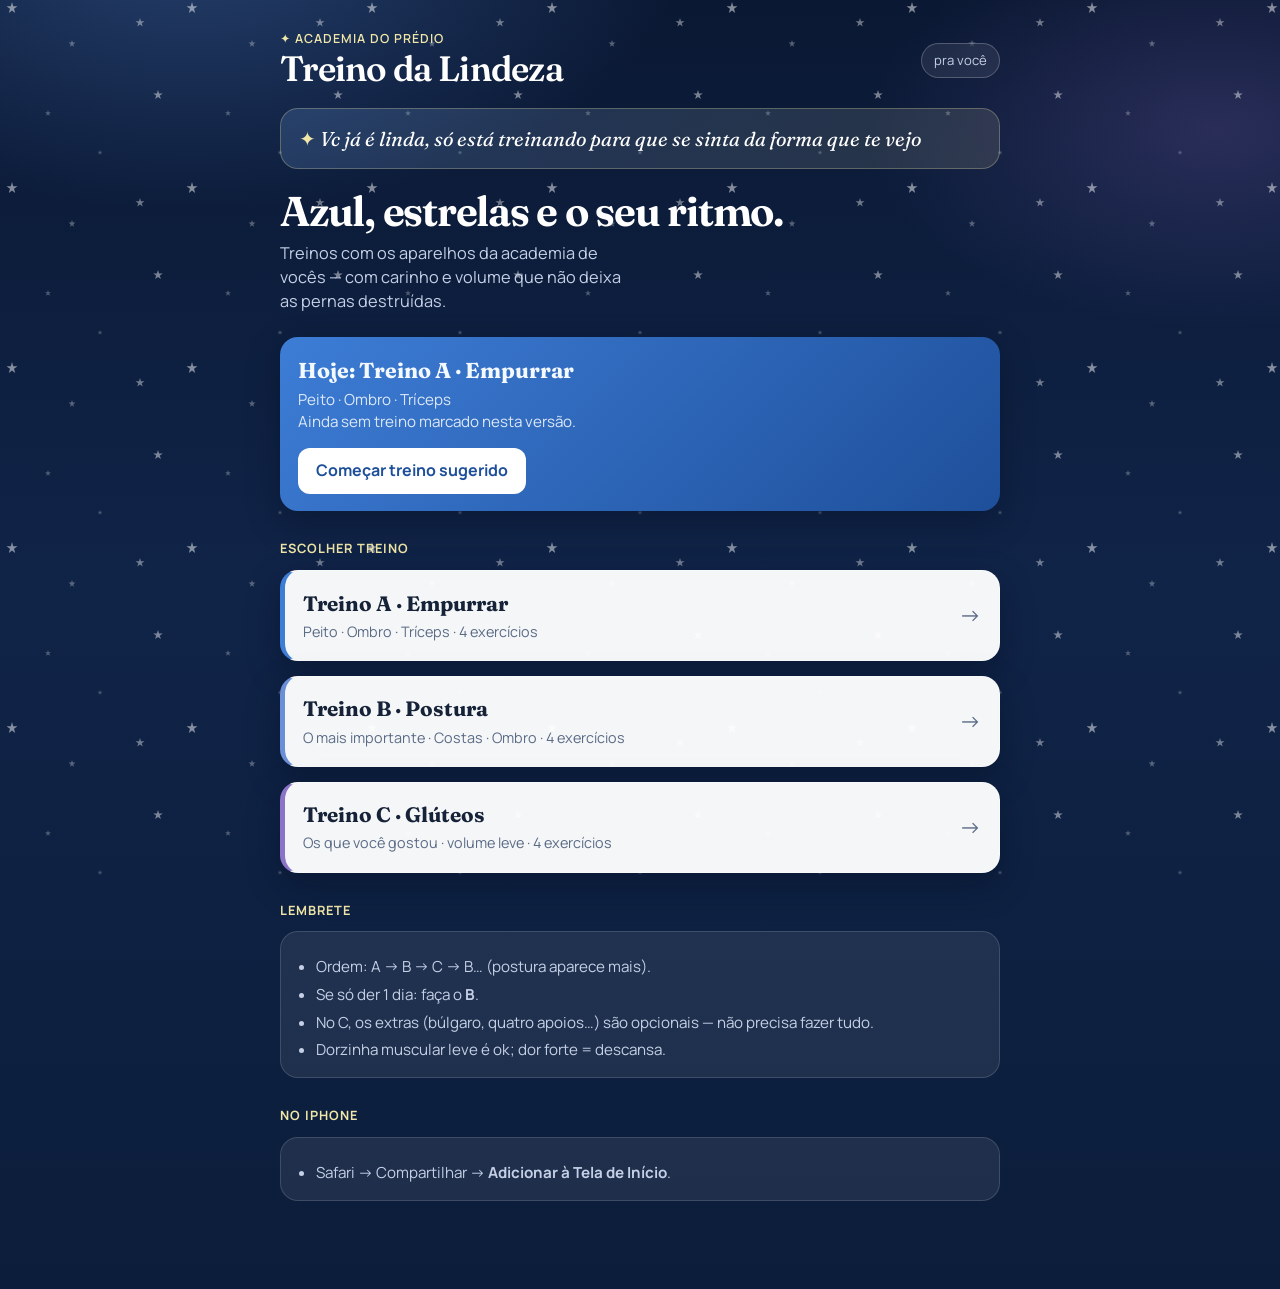
<file: index.html>
<!DOCTYPE html>
<html lang="pt-BR">
<head>
  <meta charset="UTF-8">
  <meta name="viewport" content="width=device-width, initial-scale=1.0, viewport-fit=cover">
  <meta name="theme-color" content="#0b1d3a">
  <meta name="apple-mobile-web-app-capable" content="yes">
  <meta name="apple-mobile-web-app-title" content="Treino">
  <meta name="apple-mobile-web-app-status-bar-style" content="black-translucent">
  <title>Treino da Lindeza</title>
  <link rel="manifest" href="manifest.webmanifest">
  <link rel="apple-touch-icon" href="assets/icons/apple-touch-icon.png">
  <link rel="icon" type="image/png" sizes="192x192" href="assets/icons/icon-192.png">
  <link rel="preconnect" href="https://fonts.googleapis.com">
  <link rel="preconnect" href="https://fonts.gstatic.com" crossorigin>
  <link href="https://fonts.googleapis.com/css2?family=Fraunces:ital,opsz,wght@0,9..144,500;0,9..144,650;1,9..144,500&family=Manrope:wght@500;600;700&display=swap" rel="stylesheet">
  <link rel="stylesheet" href="assets/css/styles.css">
</head>
<body data-page="home">
  <main class="wrap">
    <header class="topbar">
      <div class="brand">
        <span>✦ Academia do prédio</span>
        Treino da Lindeza
      </div>
      <div class="chip">pra você</div>
    </header>

    <p class="love-note" id="love-note">…</p>

    <section class="hero">
      <h1>Azul, estrelas e o seu ritmo.</h1>
      <p>Treinos com os aparelhos da academia de vocês — com carinho e volume que não deixa as pernas destruídas.</p>
    </section>

    <section class="suggest" id="suggest-box" aria-live="polite">
      <strong>Carregando sugestão…</strong>
    </section>

    <p class="section-title">Escolher treino</p>
    <div class="grid">
      <a class="day-card push" href="treino.html?dia=a">
        <div>
          <h2>Treino A · Empurrar</h2>
          <p class="meta">Peito · Ombro · Tríceps · <span data-last="a">4 exercícios</span></p>
        </div>
        <span class="arrow" aria-hidden="true">→</span>
      </a>
      <a class="day-card pull" href="treino.html?dia=b">
        <div>
          <h2>Treino B · Postura</h2>
          <p class="meta">O mais importante · Costas · Ombro · <span data-last="b">4 exercícios</span></p>
        </div>
        <span class="arrow" aria-hidden="true">→</span>
      </a>
      <a class="day-card legs" href="treino.html?dia=c">
        <div>
          <h2>Treino C · Glúteos</h2>
          <p class="meta">Os que você gostou · volume leve · <span data-last="c">4 exercícios</span></p>
        </div>
        <span class="arrow" aria-hidden="true">→</span>
      </a>
    </div>

    <p class="section-title">Lembrete</p>
    <div class="notes">
      <ul>
        <li>Ordem: A → B → C → B… (postura aparece mais).</li>
        <li>Se só der 1 dia: faça o <strong>B</strong>.</li>
        <li>No C, os extras (búlgaro, quatro apoios…) são opcionais — não precisa fazer tudo.</li>
        <li>Dorzinha muscular leve é ok; dor forte = descansa.</li>
      </ul>
    </div>

    <p class="section-title">No iPhone</p>
    <div class="notes">
      <ul>
        <li>Safari → Compartilhar → <strong>Adicionar à Tela de Início</strong>.</li>
      </ul>
    </div>
  </main>

  <script src="assets/js/workouts.js"></script>
  <script src="assets/js/app.js"></script>
  <script>
    if ("serviceWorker" in navigator) {
      navigator.serviceWorker.register("./sw.js").catch(function () {});
    }
  </script>
</body>
</html>
</file>
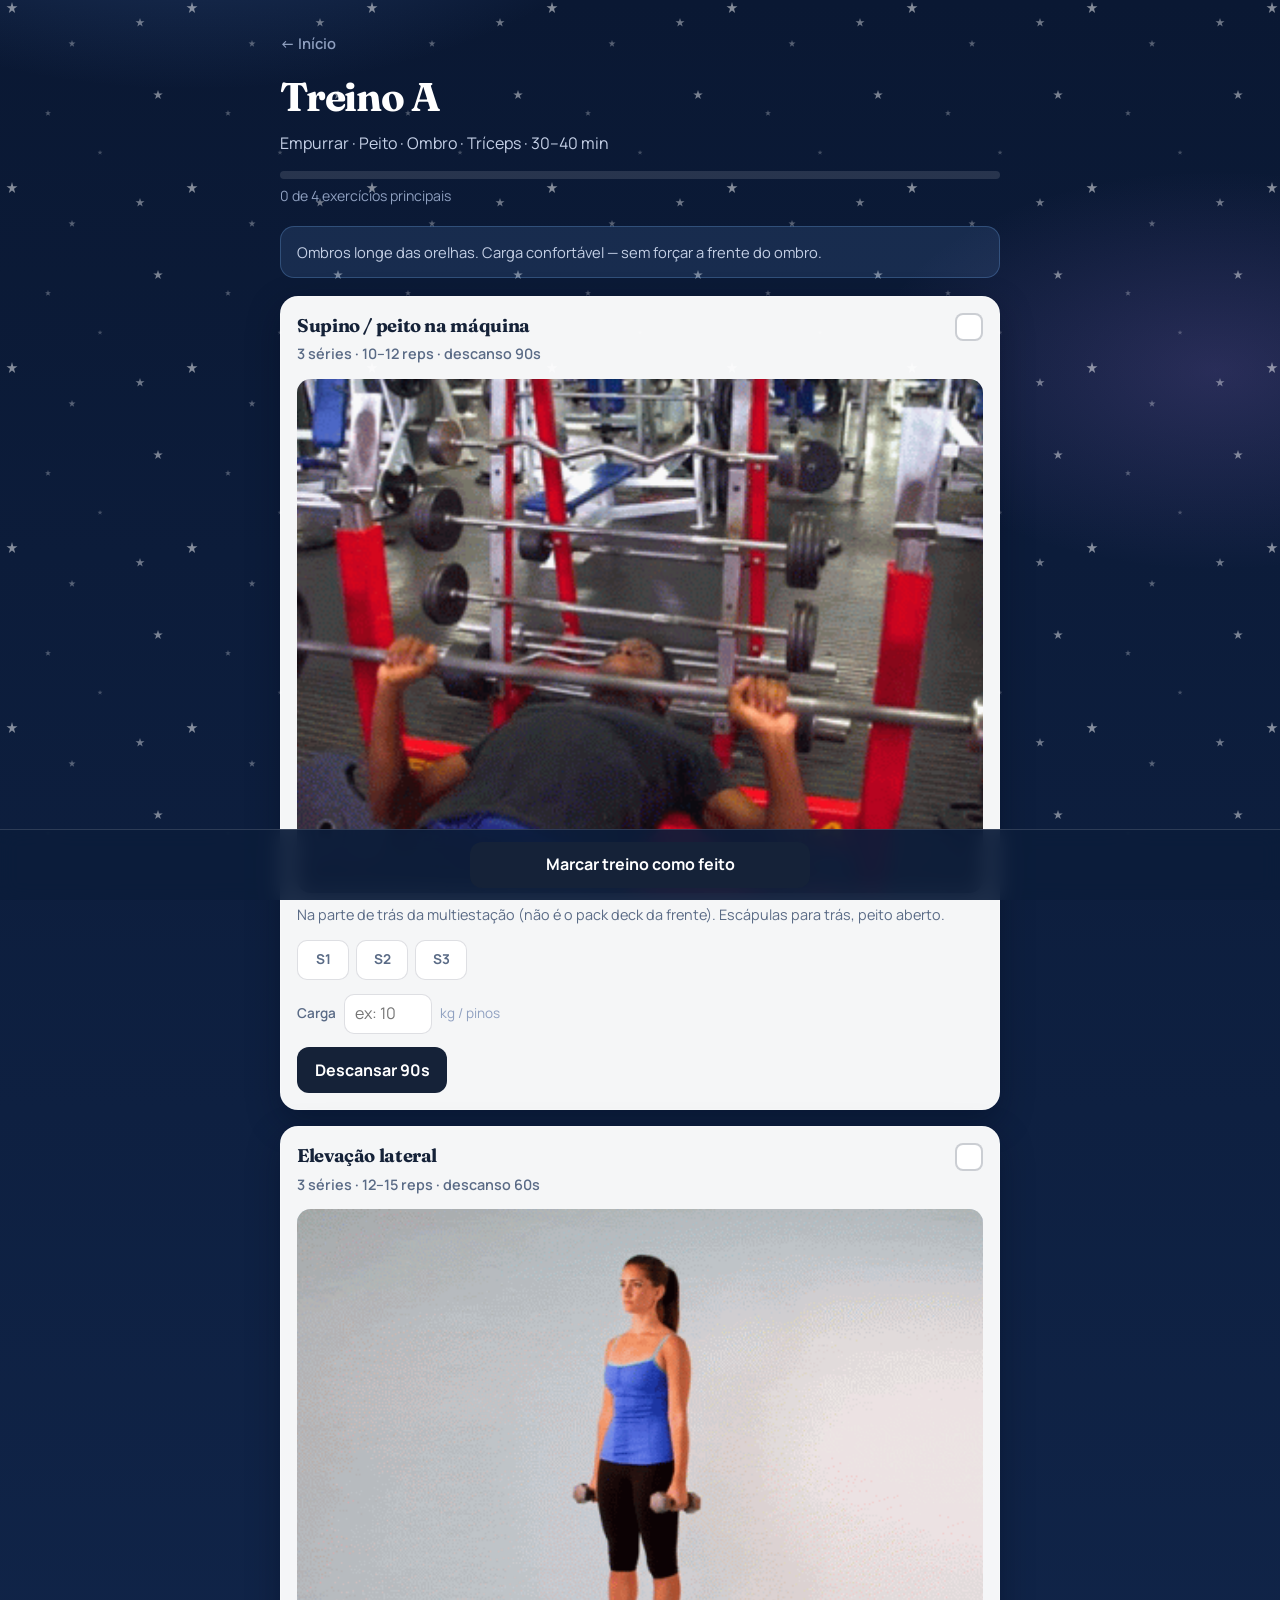
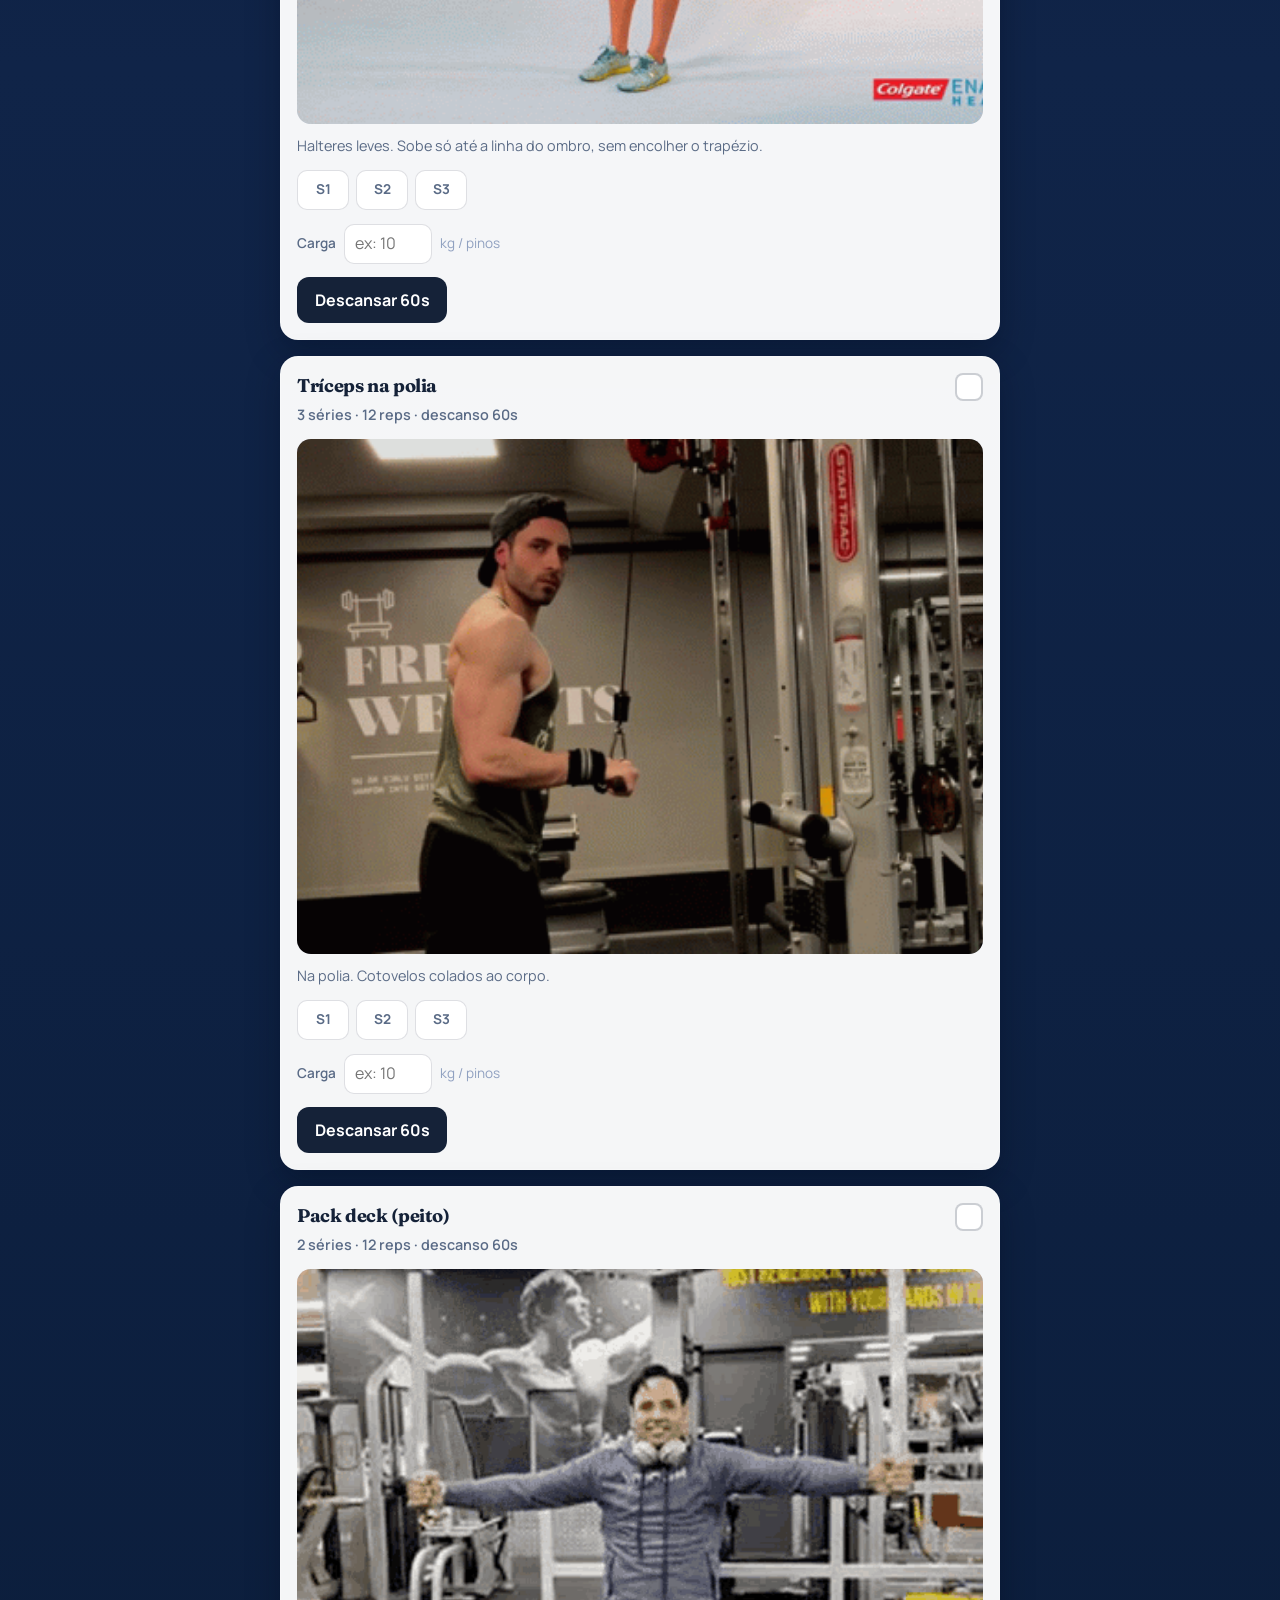
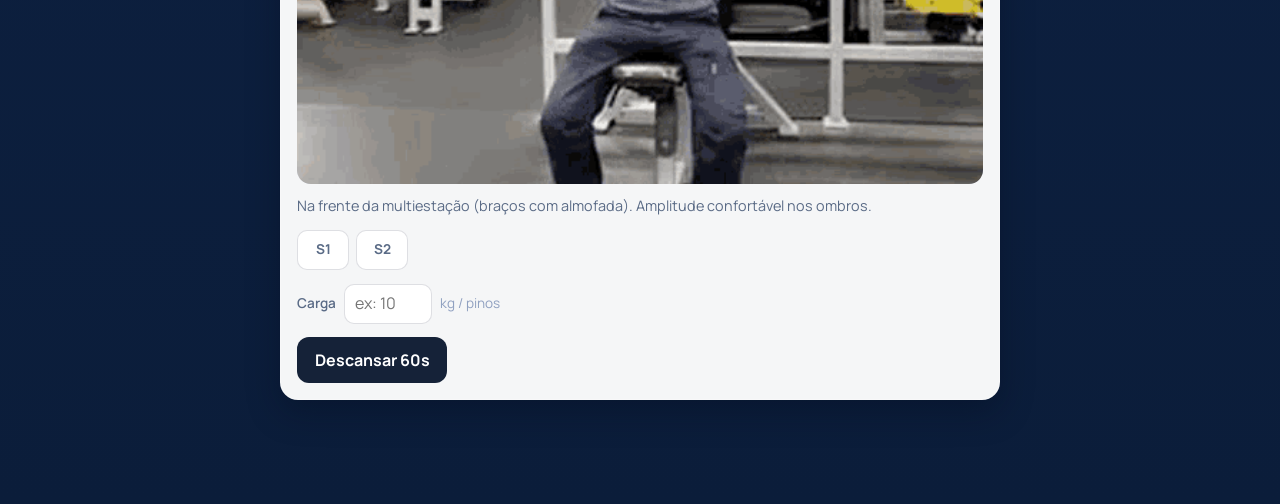
<file: treino.html>
<!DOCTYPE html>
<html lang="pt-BR">
<head>
  <meta charset="UTF-8">
  <meta name="viewport" content="width=device-width, initial-scale=1.0, viewport-fit=cover">
  <meta name="theme-color" content="#0b1d3a">
  <meta name="apple-mobile-web-app-capable" content="yes">
  <meta name="apple-mobile-web-app-title" content="Treino">
  <meta name="apple-mobile-web-app-status-bar-style" content="black-translucent">
  <title>Treino · Treino da Lindeza</title>
  <link rel="manifest" href="manifest.webmanifest">
  <link rel="apple-touch-icon" href="assets/icons/apple-touch-icon.png">
  <link rel="icon" type="image/png" sizes="192x192" href="assets/icons/icon-192.png">
  <link rel="preconnect" href="https://fonts.googleapis.com">
  <link rel="preconnect" href="https://fonts.gstatic.com" crossorigin>
  <link href="https://fonts.googleapis.com/css2?family=Fraunces:ital,opsz,wght@0,9..144,500;0,9..144,650;1,9..144,500&family=Manrope:wght@500;600;700&display=swap" rel="stylesheet">
  <link rel="stylesheet" href="assets/css/styles.css">
</head>
<body data-page="workout">
  <main class="wrap" id="workout-root">
    <p>Carregando treino…</p>
  </main>

  <div class="sticky-bar" id="sticky-bar"></div>

  <div class="timer-overlay" id="timer-overlay" hidden>
    <div class="timer-card" role="dialog" aria-labelledby="timer-title">
      <h3 id="timer-title">Descanso</h3>
      <div class="timer-digits" id="timer-digits">1:30</div>
      <div class="timer-actions">
        <button type="button" class="btn btn-dark" id="timer-skip">Pular</button>
        <button type="button" class="btn btn-ghost" id="timer-close" style="border-color:var(--line);color:var(--ink-soft)">Fechar</button>
      </div>
    </div>
  </div>

  <script src="assets/js/workouts.js"></script>
  <script src="assets/js/app.js"></script>
  <script>
    if ("serviceWorker" in navigator) {
      navigator.serviceWorker.register("./sw.js").catch(function () {});
    }
  </script>
</body>
</html>
</file>
<file: assets/css/styles.css>
:root {
  --ink: #e8eef8;
  --ink-soft: #c5d0e6;
  --muted: #8fa0c0;
  --paper: #0b1d3a;
  --card: rgba(255, 255, 255, 0.96);
  --card-ink: #152238;
  --card-muted: #5a6b86;
  --line: rgba(255, 255, 255, 0.14);
  --brand: #7eb6ff;
  --brand-deep: #3d7dd6;
  --accent: #f0e6a8;
  --ok: #3d9b6e;
  --push: #7eb6ff;
  --pull: #a8c8ff;
  --legs: #c9b6ff;
  --shadow: 0 12px 32px rgba(4, 12, 28, 0.35);
  --radius: 18px;
  --font-display: "Fraunces", Georgia, serif;
  --font-body: "Manrope", system-ui, sans-serif;
}

*,
*::before,
*::after {
  box-sizing: border-box;
}

html {
  scroll-behavior: smooth;
}

body {
  margin: 0;
  min-height: 100vh;
  font-family: var(--font-body);
  color: var(--ink);
  background:
    radial-gradient(900px 500px at 15% -5%, rgba(90, 140, 220, 0.35), transparent 55%),
    radial-gradient(700px 400px at 95% 10%, rgba(160, 120, 220, 0.2), transparent 50%),
    linear-gradient(180deg, #0a1833 0%, #102448 45%, #0b1d3a 100%);
  line-height: 1.45;
}

body::before {
  content: "";
  position: fixed;
  inset: 0;
  pointer-events: none;
  z-index: -1;
  opacity: 0.9;
  background-image: url("data:image/svg+xml,%3Csvg xmlns='http://www.w3.org/2000/svg' width='180' height='180' viewBox='0 0 180 180'%3E%3Cpolygon fill='%23ffffff' fill-opacity='0.55' points='12,2 13.2,6.2 17.5,6.2 14,8.8 15.2,13 12,10.4 8.8,13 10,8.8 6.5,6.2 10.8,6.2'/%3E%3Cpolygon fill='%23ffffff' fill-opacity='0.35' points='72,40 72.8,42.6 75.5,42.6 73.3,44.2 74.1,46.8 72,45.2 69.9,46.8 70.7,44.2 68.5,42.6 71.2,42.6'/%3E%3Cpolygon fill='%23ffffff' fill-opacity='0.45' points='140,18 141,21.2 144.5,21.2 141.7,23.2 142.7,26.4 140,24.4 137.3,26.4 138.3,23.2 135.5,21.2 139,21.2'/%3E%3Cpolygon fill='%23ffffff' fill-opacity='0.3' points='48,110 48.7,112.2 51,112.2 49.2,113.6 49.9,115.8 48,114.4 46.1,115.8 46.8,113.6 45,112.2 47.3,112.2'/%3E%3Cpolygon fill='%23ffffff' fill-opacity='0.5' points='158,90 159.1,93.5 162.8,93.5 159.8,95.6 160.9,99.1 158,97 155.1,99.1 156.2,95.6 153.2,93.5 156.9,93.5'/%3E%3Cpolygon fill='%23ffffff' fill-opacity='0.25' points='100,150 100.6,151.8 102.5,151.8 101,153 101.6,154.8 100,153.6 98.4,154.8 99,153 97.5,151.8 99.4,151.8'/%3E%3C/svg%3E");
}

img {
  max-width: 100%;
  display: block;
}

a {
  color: inherit;
  text-decoration: none;
}

button,
input {
  font: inherit;
}

.wrap {
  width: min(720px, calc(100% - 1.5rem));
  margin: 0 auto;
  padding: 1.25rem 0 5.5rem;
}

.topbar {
  display: flex;
  align-items: center;
  justify-content: space-between;
  gap: 1rem;
  margin-bottom: 1.25rem;
}

.brand {
  font-family: var(--font-display);
  font-weight: 600;
  font-size: clamp(1.7rem, 5vw, 2.2rem);
  letter-spacing: -0.02em;
  line-height: 1.1;
  color: #fff;
}

.brand span {
  display: block;
  font-family: var(--font-body);
  font-size: 0.78rem;
  font-weight: 600;
  letter-spacing: 0.08em;
  text-transform: uppercase;
  color: var(--accent);
  margin-bottom: 0.25rem;
}

.chip {
  display: inline-flex;
  align-items: center;
  gap: 0.4rem;
  padding: 0.45rem 0.75rem;
  border: 1px solid rgba(255, 255, 255, 0.22);
  background: rgba(255, 255, 255, 0.08);
  backdrop-filter: blur(8px);
  border-radius: 999px;
  font-size: 0.82rem;
  color: var(--ink-soft);
  white-space: nowrap;
}

.love-note {
  margin: 0 0 1.25rem;
  padding: 1rem 1.15rem;
  border-radius: var(--radius);
  background: linear-gradient(135deg, rgba(126, 182, 255, 0.18), rgba(240, 230, 168, 0.12));
  border: 1px solid rgba(240, 230, 168, 0.28);
  font-family: var(--font-display);
  font-size: clamp(1.05rem, 3.5vw, 1.25rem);
  font-style: italic;
  color: #fff;
  line-height: 1.35;
  animation: rise 0.5s ease both;
}

.love-note::before {
  content: "✦ ";
  color: var(--accent);
  font-style: normal;
}

.hero {
  margin-bottom: 1.5rem;
  animation: rise 0.55s ease both;
}

.hero h1 {
  margin: 0 0 0.5rem;
  font-family: var(--font-display);
  font-size: clamp(1.85rem, 6.5vw, 2.6rem);
  font-weight: 650;
  letter-spacing: -0.03em;
  line-height: 1.08;
  color: #fff;
}

.hero p {
  margin: 0;
  color: var(--ink-soft);
  font-size: 1.02rem;
  max-width: 36ch;
}

.suggest {
  margin-top: 1.1rem;
  padding: 1.1rem 1.15rem;
  border-radius: var(--radius);
  background: linear-gradient(135deg, #3d7dd6 0%, #1e4f9a 100%);
  color: #f4f8ff;
  box-shadow: var(--shadow);
  animation: rise 0.65s ease both;
}

.suggest strong {
  display: block;
  font-family: var(--font-display);
  font-size: 1.35rem;
  margin-bottom: 0.2rem;
}

.suggest p {
  margin: 0 0 0.9rem;
  color: rgba(244, 248, 255, 0.88);
  font-size: 0.95rem;
}

.btn {
  display: inline-flex;
  align-items: center;
  justify-content: center;
  gap: 0.45rem;
  min-height: 46px;
  padding: 0.7rem 1.1rem;
  border: 0;
  border-radius: 12px;
  background: #fff;
  color: #1e4f9a;
  font-weight: 700;
  cursor: pointer;
  transition: transform 0.15s ease, opacity 0.15s ease;
}

.btn:active {
  transform: scale(0.98);
}

.btn-ghost {
  background: transparent;
  color: inherit;
  border: 1px solid currentColor;
}

.btn-dark {
  background: #152238;
  color: #fff;
}

.btn-accent {
  background: var(--accent);
  color: #1a2740;
}

.grid {
  display: grid;
  gap: 0.9rem;
}

.day-card {
  display: grid;
  grid-template-columns: 1fr auto;
  gap: 0.75rem;
  align-items: center;
  padding: 1.1rem 1.15rem;
  border-radius: var(--radius);
  background: var(--card);
  color: var(--card-ink);
  border: 1px solid rgba(255, 255, 255, 0.35);
  box-shadow: var(--shadow);
  transition: transform 0.18s ease;
  animation: rise 0.55s ease both;
}

.day-card:nth-child(2) { animation-delay: 0.05s; }
.day-card:nth-child(3) { animation-delay: 0.1s; }
.day-card:nth-child(4) { animation-delay: 0.15s; }

.day-card:active {
  transform: scale(0.99);
}

.day-card.push { border-left: 5px solid #3d7dd6; }
.day-card.pull { border-left: 5px solid #6a8fd6; }
.day-card.legs { border-left: 5px solid #8b74c7; }

.day-card h2 {
  margin: 0;
  font-family: var(--font-display);
  font-size: 1.3rem;
  color: var(--card-ink);
}

.day-card .meta {
  margin: 0.2rem 0 0;
  color: var(--card-muted);
  font-size: 0.9rem;
}

.day-card .arrow {
  font-size: 1.4rem;
  color: var(--card-muted);
}

.section-title {
  margin: 1.75rem 0 0.75rem;
  font-size: 0.8rem;
  letter-spacing: 0.08em;
  text-transform: uppercase;
  color: var(--accent);
  font-weight: 700;
}

.notes {
  padding: 1rem 1.1rem;
  border-radius: var(--radius);
  background: rgba(255, 255, 255, 0.08);
  border: 1px solid var(--line);
  color: var(--ink-soft);
  font-size: 0.95rem;
}

.notes ul {
  margin: 0.5rem 0 0;
  padding-left: 1.1rem;
}

.notes li + li {
  margin-top: 0.35rem;
}

.footer-note {
  margin-top: 1.5rem;
  font-size: 0.85rem;
  color: var(--muted);
}

.footer-note code {
  color: var(--accent);
}

/* Workout page */
.workout-head {
  margin-bottom: 1.25rem;
  animation: rise 0.45s ease both;
}

.back-link {
  display: inline-flex;
  align-items: center;
  gap: 0.35rem;
  margin-bottom: 0.85rem;
  color: var(--muted);
  font-weight: 600;
  font-size: 0.92rem;
}

.workout-head h1 {
  margin: 0;
  font-family: var(--font-display);
  font-size: clamp(1.9rem, 6vw, 2.5rem);
  letter-spacing: -0.03em;
  color: #fff;
}

.workout-head .focus {
  margin: 0.35rem 0 0;
  color: var(--ink-soft);
}

.progress-bar {
  margin-top: 1rem;
  height: 8px;
  border-radius: 999px;
  background: rgba(255, 255, 255, 0.12);
  overflow: hidden;
}

.progress-bar > span {
  display: block;
  height: 100%;
  width: 0%;
  border-radius: inherit;
  background: linear-gradient(90deg, #7eb6ff, #f0e6a8);
  transition: width 0.3s ease;
}

.progress-label {
  margin-top: 0.45rem;
  font-size: 0.88rem;
  color: var(--muted);
}

.tip-banner {
  margin: 0 0 1.1rem;
  padding: 0.9rem 1rem;
  border-radius: 14px;
  background: rgba(126, 182, 255, 0.12);
  border: 1px solid rgba(126, 182, 255, 0.25);
  color: var(--ink-soft);
  font-size: 0.92rem;
}

.exercise {
  margin-bottom: 1rem;
  padding: 1rem;
  border-radius: var(--radius);
  background: var(--card);
  color: var(--card-ink);
  border: 1px solid rgba(255, 255, 255, 0.3);
  box-shadow: var(--shadow);
  animation: rise 0.5s ease both;
  transition: border-color 0.2s ease, background 0.2s ease;
}

.exercise.done {
  border-color: rgba(61, 155, 110, 0.55);
  background: #f2faf6;
}

.exercise-top {
  display: flex;
  align-items: flex-start;
  justify-content: space-between;
  gap: 0.75rem;
}

.exercise h2 {
  margin: 0;
  font-size: 1.15rem;
  font-family: var(--font-display);
  letter-spacing: -0.02em;
  color: var(--card-ink);
}

.exercise .stats {
  margin: 0.3rem 0 0;
  color: var(--card-muted);
  font-size: 0.9rem;
  font-weight: 600;
}

.check {
  width: 28px;
  height: 28px;
  border-radius: 8px;
  border: 2px solid rgba(21, 34, 56, 0.22);
  background: #fff;
  color: transparent;
  display: grid;
  place-items: center;
  cursor: pointer;
  flex-shrink: 0;
  transition: background 0.15s ease, border-color 0.15s ease, transform 0.15s ease;
}

.check[aria-checked="true"] {
  background: var(--ok);
  border-color: var(--ok);
  color: #fff;
  transform: scale(1.05);
}

.exercise-media {
  margin-top: 0.85rem;
  border-radius: 14px;
  overflow: hidden;
  background: #d7e0ef;
  aspect-ratio: 4 / 3;
}

.exercise-media img {
  width: 100%;
  height: 100%;
  object-fit: cover;
}

.exercise .tip {
  margin: 0.75rem 0 0;
  font-size: 0.9rem;
  color: var(--card-muted);
}

.sets {
  display: flex;
  flex-wrap: wrap;
  gap: 0.45rem;
  margin-top: 0.85rem;
}

.set-btn {
  min-width: 52px;
  min-height: 40px;
  padding: 0.4rem 0.65rem;
  border-radius: 10px;
  border: 1px solid rgba(21, 34, 56, 0.14);
  background: #fff;
  color: var(--card-muted);
  font-weight: 700;
  font-size: 0.85rem;
  cursor: pointer;
  transition: background 0.15s ease, color 0.15s ease, border-color 0.15s ease;
}

.set-btn.done {
  background: var(--ok);
  border-color: var(--ok);
  color: #fff;
}

.load-row {
  display: flex;
  align-items: center;
  gap: 0.5rem;
  margin-top: 0.85rem;
}

.load-row label {
  font-size: 0.85rem;
  color: var(--card-muted);
  font-weight: 600;
}

.load-row input {
  width: 5.5rem;
  min-height: 40px;
  border-radius: 10px;
  border: 1px solid rgba(21, 34, 56, 0.14);
  padding: 0.4rem 0.65rem;
  background: #fff;
  color: var(--card-ink);
}

.rest-row {
  display: flex;
  gap: 0.5rem;
  margin-top: 0.85rem;
}

.extras-toggle {
  width: 100%;
  margin: 1.25rem 0 0.75rem;
  min-height: 44px;
  border-radius: 12px;
  border: 1px dashed rgba(255, 255, 255, 0.28);
  background: transparent;
  color: var(--muted);
  font-weight: 700;
  cursor: pointer;
}

.extras[hidden] {
  display: none;
}

.sticky-bar {
  position: fixed;
  left: 0;
  right: 0;
  bottom: 0;
  padding: 0.75rem 0.75rem calc(0.75rem + env(safe-area-inset-bottom));
  background: rgba(11, 29, 58, 0.92);
  backdrop-filter: blur(10px);
  border-top: 1px solid var(--line);
  display: flex;
  justify-content: center;
  gap: 0.6rem;
  z-index: 20;
}

.sticky-bar .btn {
  width: min(340px, 100%);
}

.timer-overlay {
  position: fixed;
  inset: 0;
  background: rgba(6, 14, 30, 0.65);
  display: grid;
  place-items: center;
  padding: 1rem;
  z-index: 40;
  animation: fade 0.2s ease both;
}

.timer-overlay[hidden] {
  display: none;
}

.timer-card {
  width: min(360px, 100%);
  padding: 1.5rem 1.25rem;
  border-radius: 22px;
  background: #fff;
  color: var(--card-ink);
  text-align: center;
  box-shadow: var(--shadow);
  animation: rise 0.25s ease both;
}

.timer-card h3 {
  margin: 0;
  font-family: var(--font-display);
  font-size: 1.2rem;
}

.timer-digits {
  margin: 0.6rem 0 1rem;
  font-family: var(--font-display);
  font-size: 4rem;
  font-weight: 650;
  letter-spacing: -0.04em;
  color: #1e4f9a;
  font-variant-numeric: tabular-nums;
}

.timer-actions {
  display: flex;
  gap: 0.5rem;
  justify-content: center;
}

.done-banner {
  margin: 1rem 0;
  padding: 1.1rem 1.15rem;
  border-radius: var(--radius);
  background: linear-gradient(135deg, #3d7dd6, #1e4f9a);
  color: #f4f8ff;
  animation: rise 0.35s ease both;
}

.done-banner h3 {
  margin: 0 0 0.35rem;
  font-family: var(--font-display);
  font-size: 1.3rem;
}

.done-banner p {
  margin: 0;
  font-family: var(--font-display);
  font-style: italic;
  color: rgba(244, 248, 255, 0.95);
  line-height: 1.35;
}

@keyframes rise {
  from {
    opacity: 0;
    transform: translateY(10px);
  }
  to {
    opacity: 1;
    transform: translateY(0);
  }
}

@keyframes fade {
  from { opacity: 0; }
  to { opacity: 1; }
}

@media (min-width: 700px) {
  .wrap {
    padding-top: 2rem;
  }
}
</file>
